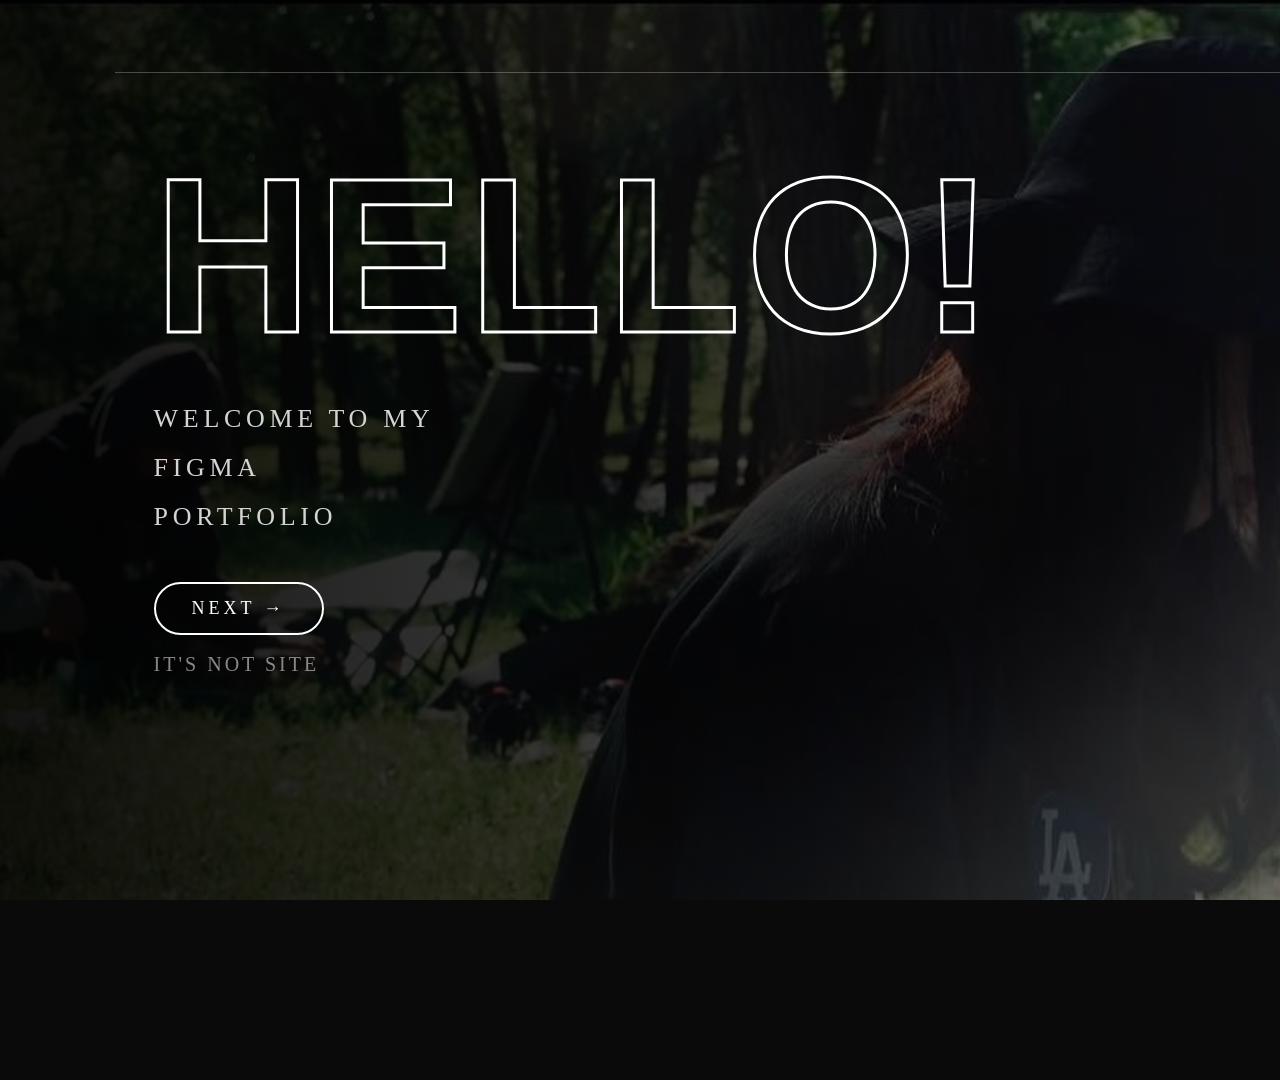
<file: index.html>
<!DOCTYPE html>
<html lang="mn">
<head>
  <meta charset="UTF-8" />
  <meta name="viewport" content="width=device-width, initial-scale=1.0"/>
  <title>Figma Portfolio</title> <link rel="stylesheet" href="./index.css" /> 
</head>
<body>
  <div class="hero">
    <div class="bg-image"></div>
    <div class="overlay"></div>
    <div class="top-line"></div>
    <div class="content">
      <h1 class="hello-title">HELLO!</h1>

      <p class="subtitle">
        Welcome To My<br/>
        Figma<br/>
        Portfolio
      </p>

      <div class="cta-group">
    
<a href="page2.html" class="next-btn">NEXT →</a>
        <span class="tagline">It's Not Site</span>
      </div>
    </div>

  </div>

</body>
</html>
</file>
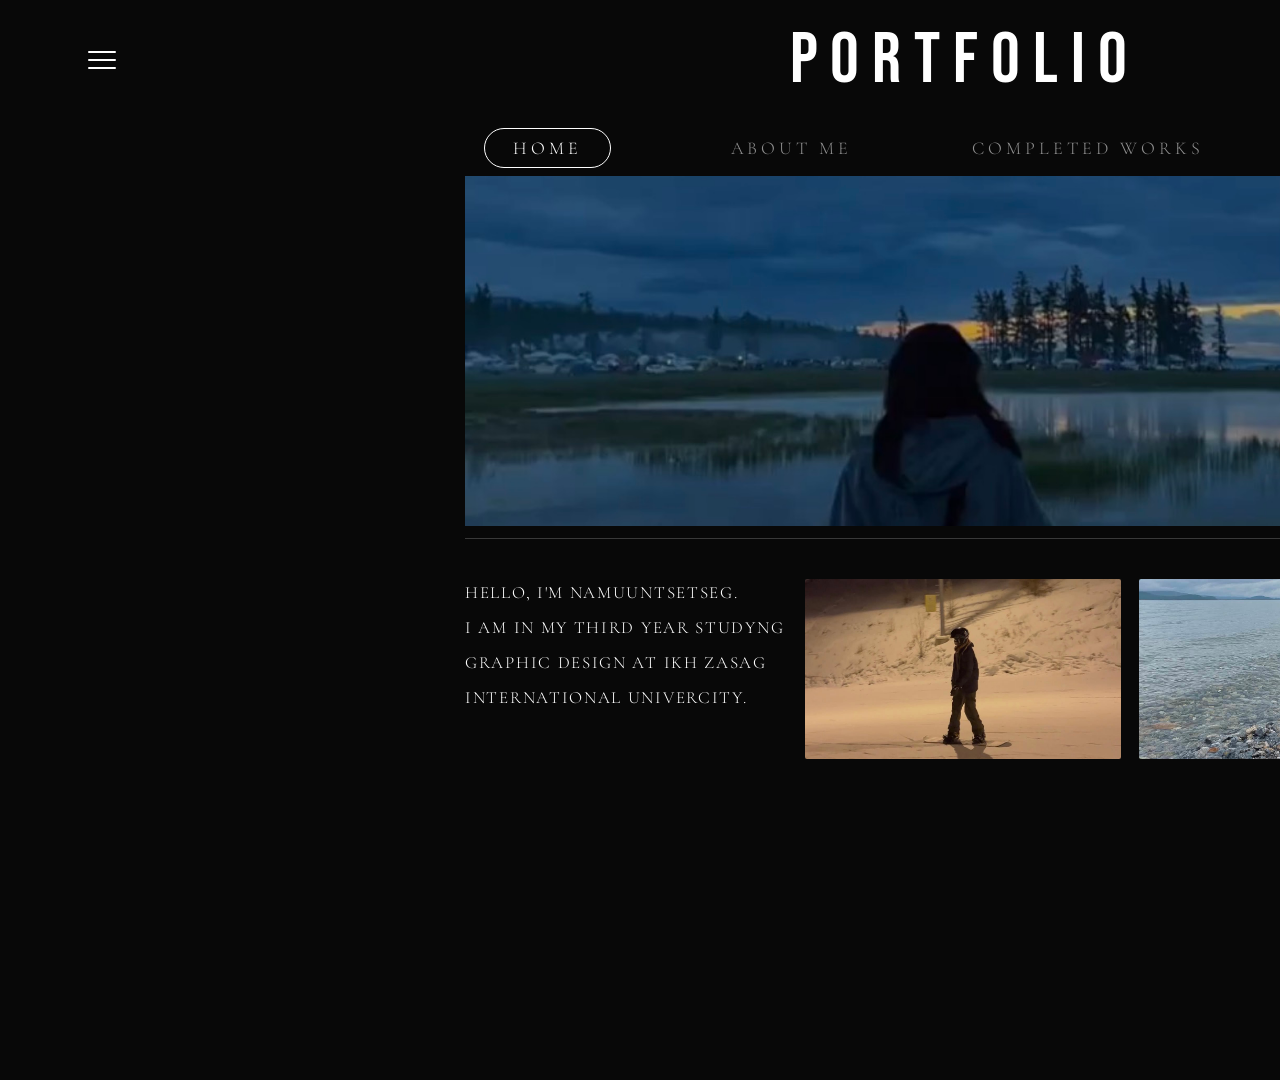
<file: page2.html>
<!DOCTYPE html>
<html lang="mn">
<head>
  <meta charset="UTF-8" />
  <meta name="viewport" content="width=device-width, initial-scale=1.0"/>
  <title>Portfolio</title>
  <link rel="stylesheet" href="page2.css" />
  <link href="https://fonts.googleapis.com/css2?family=Bebas+Neue
    &family=Cormorant+Garamond:wght@300;400&display=swap"
    rel="stylesheet"/>
</head>
<body>

  <div class="page">
    <nav class="navbar">
      <button class="nav-icon menu-icon" aria-label="Menu">
        <span></span>
        <span></span>
        <span></span>
      </button>

      <h1 class="nav-title">PORTFOLIO</h1>

      <a href="./index.html" class="nav-icon exit-icon">→</a>
    </nav>
    <div class="nav-links">
      <a href="#" class="nav-link active">HOME</a>
      <a href="page3.html" class="nav-link">ABOUT ME</a>
      <a href="page4.html" class="nav-link">COMPLETED WORKS</a>
      <a href="page5.html" class="nav-link">CONTACT</a>
    </div>
    <div class="hero-image">
      <img src="./image/pag2 land.jpg" alt="Hero landscape" />
    </div>
    <div class="divider"></div>
    <div class="bottom-section">

      <div class="bio">
        <p>HELLO, I'M NAMUUNTSETSEG.</p>
        <p>I AM IN MY THIRD YEAR STUDYNG</p>
        <p>GRAPHIC DESIGN AT IKH ZASAG</p>
        <p>INTERNATIONAL UNIVERCITY.</p>
      </div>

      <div class="gallery">
        <div class="gallery-item">
          <img src="./image/03.jpg" alt="Gallery image 1" />
        </div>
        <div class="gallery-item">
          <img src="./image/02.jpg" alt="Gallery image 2" />
        </div>
      </div>

    </div>
  </div>

</body>
</html>
</file>
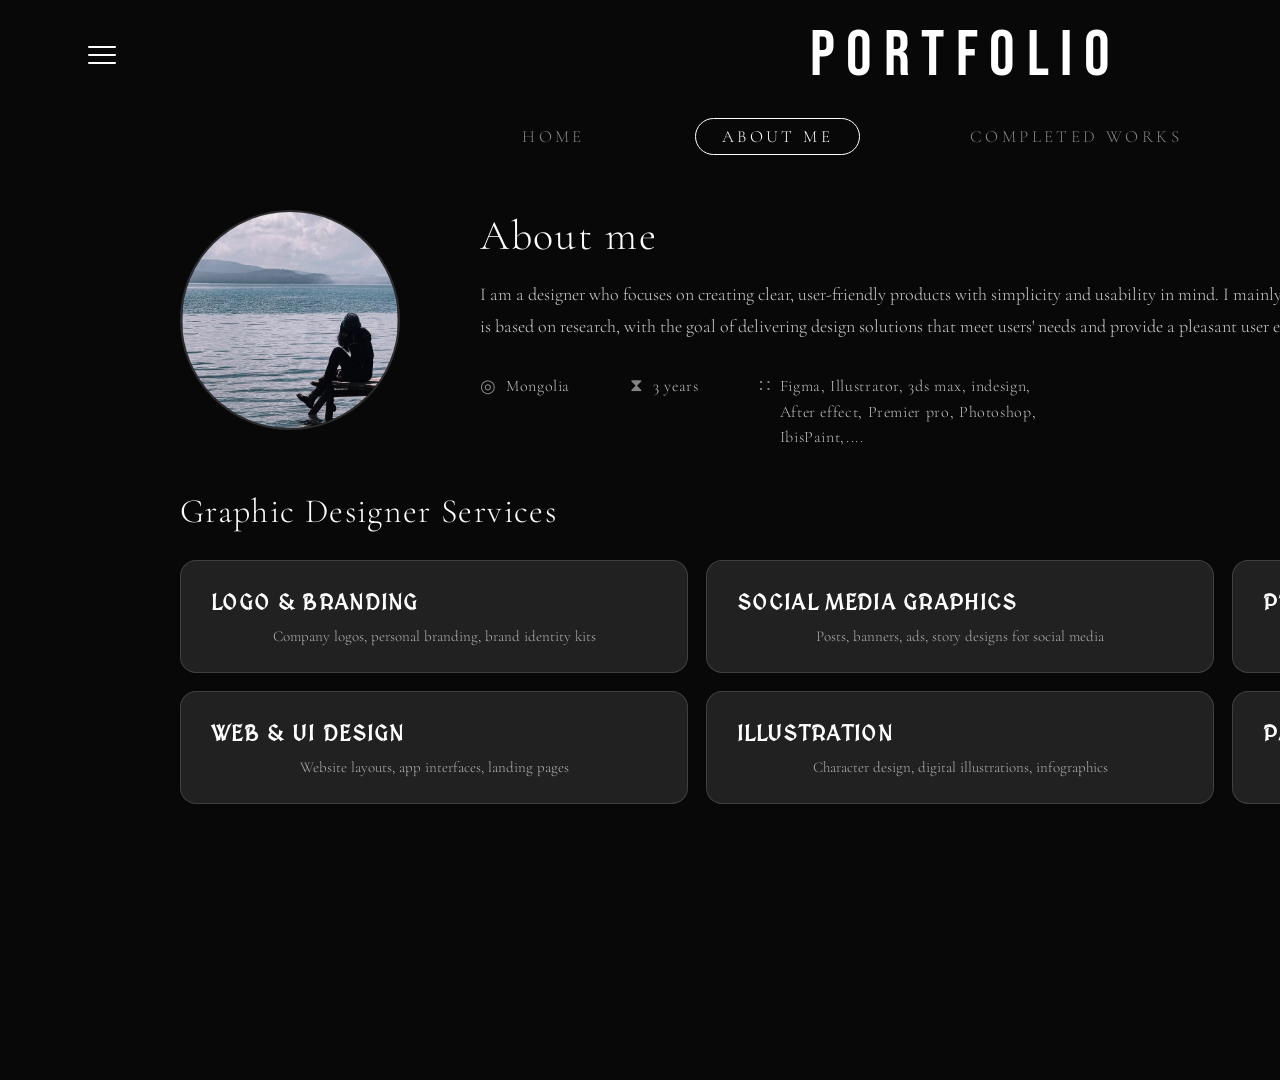
<file: page3.html>
<!DOCTYPE html>
<html lang="mn">
<head>
  <meta charset="UTF-8" />
  <meta name="viewport" content="width=device-width, initial-scale=1.0"/>
  <title>Portfolio — About Me</title>
  <link rel="stylesheet" href="page3.css" />
  <link href="https://fonts.googleapis.com/css2?family=Bebas+Neue
    &family=Cormorant+Garamond:wght@300;400
    &family=MedievalSharp&display=swap"
    rel="stylesheet"/>
</head>
<body>
<div class="page">

  <nav class="navbar">
    <button class="nav-icon menu-icon">
      <span></span><span></span><span></span>
    </button>
    <h1 class="nav-title">PORTFOLIO</h1>
    <a href="./index.html" class="nav-icon exit-icon">→</a>
  </nav>

  <div class="nav-links">
    <a href="page2.html" class="nav-link">HOME</a>
    <a href="page3.html" class="nav-link active">ABOUT ME</a>
    <a href="page4.html" class="nav-link">COMPLETED WORKS</a>
    <a href="#"          class="nav-link">CONTACT</a>
  </div>

  <section class="about-section">
    <div class="profile-photo">
      <img src="./image/11.jpg" alt="Namuuntsetseg" />
    </div>

    <div class="bio-block">
      <h2 class="about-title">About me</h2>
      <p class="about-text">
        I am a designer who focuses on creating clear,
        user-friendly products with simplicity and usability
        in mind. I mainly work on design fields other than
        fashion design. My approach is based on research,
        with the goal of delivering design solutions that
        meet users' needs and provide a pleasant user experience.
      </p>
      <div class="meta-row">
        <div class="meta-item">
          <span class="meta-icon">◎</span>
          <span class="meta-text">Mongolia</span>
        </div>
        <div class="meta-item">
          <span class="meta-icon">⧗</span>
          <span class="meta-text">3 years</span>
        </div>
        <div class="meta-item">
          <span class="meta-icon">∷</span>
          <span class="meta-text">
            Figma, Illustrator, 3ds max, indesign,<br/>
            After effect, Premier pro, Photoshop,<br/>
            IbisPaint,....
          </span>
        </div>
      </div>
    </div>
  </section>

  <section class="services-section">
    <h2 class="services-title">Graphic Designer Services</h2>
    <div class="services-grid">
      <div class="service-card">
        <h3 class="card-title">LOGO & BRANDING</h3>
        <p class="card-desc">Company logos, personal branding, brand identity kits</p>
      </div>
      <div class="service-card">
        <h3 class="card-title">SOCIAL MEDIA GRAPHICS</h3>
        <p class="card-desc">Posts, banners, ads, story designs for social media</p>
      </div>
      <div class="service-card">
        <h3 class="card-title">PRINT DESIGN</h3>
        <p class="card-desc">Flyers, posters, brochures, business cards</p>
      </div>
      <div class="service-card">
        <h3 class="card-title">WEB & UI DESIGN</h3>
        <p class="card-desc">Website layouts, app interfaces, landing pages</p>
      </div>
      <div class="service-card">
        <h3 class="card-title">ILLUSTRATION</h3>
        <p class="card-desc">Character design, digital illustrations, infographics</p>
      </div>
      <div class="service-card">
        <h3 class="card-title">PACKAGING DESIGN</h3>
        <p class="card-desc">Product packaging, labels, custom designs</p>
      </div>
    </div>
  </section>

</div>
</body>
</html>
</file>
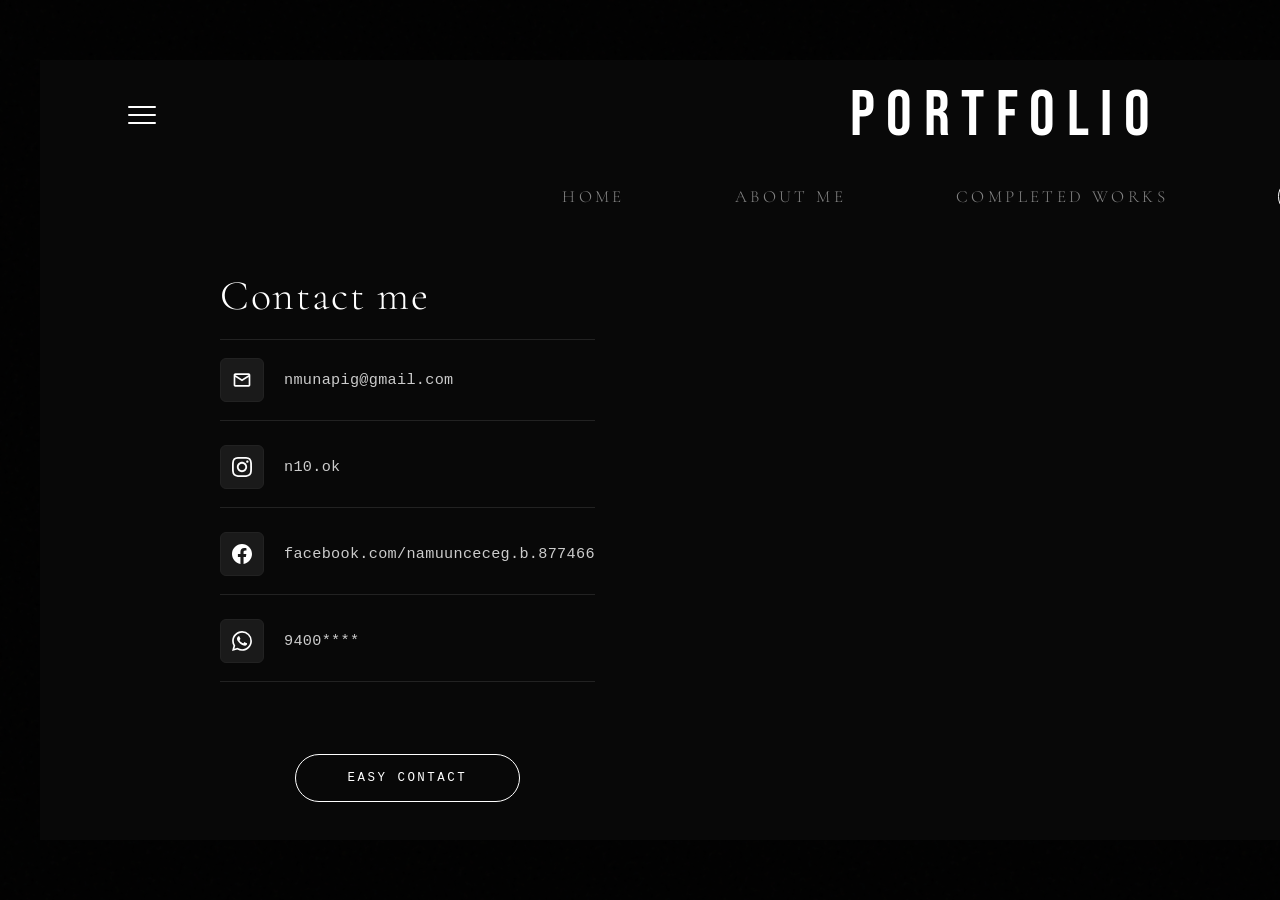
<file: page5.html>
<!DOCTYPE html>
<html lang="mn">
<head>
  <meta charset="UTF-8" />
  <meta name="viewport" content="width=device-width, initial-scale=1.0"/>
  <title>Portfolio — About Me</title>
  <link rel="stylesheet" href="./page5.css" />
  <link href="https://fonts.googleapis.com/css2?family=Bebas+Neue
    &family=Cormorant+Garamond:wght@300;400
    &family=MedievalSharp&display=swap"
    rel="stylesheet"/>
</head>
<body>
<div class="page">
    <nav class="navbar">
    <button class="nav-icon menu-icon">
      <span></span><span></span><span></span>
    </button>
    <h1 class="nav-title">PORTFOLIO</h1>
    <a href="./index.html" class="nav-icon exit-icon">→</a>
  </nav>
  <div class="nav-links">
    <a href="page2.html" class="nav-link">HOME</a>
    <a href="page3.html" class="nav-link ">ABOUT ME</a>
    <a href="page4.html" class="nav-link ">COMPLETED WORKS</a>
    <a href="page5.html"  class="nav-link active">CONTACT</a>
  </div>
  <section class="about-section">
    <div class="bio-block">
      <h2 class="about-title">Contact me</h2>
  <div class="container">
<title>Contact Me</title>
    <div class="contact-list">
      <a href="mailto:nmunapig@gmail.com" class="contact-item">
        <div class="icon-wrap">
          <svg viewBox="0 0 24 24" xmlns="http://www.w3.org/2000/svg">
            <path d="M20 4H4C2.9 4 2 4.9 2 6v12c0 1.1.9 2 2 2h16c1.1 0 2-.9 2-2V6c0-1.1-.9-2-2-2zm0 2-8 5-8-5h16zm0 12H4V8.5l8 5 8-5V18z"/>
          </svg>
        </div>
        <span class="contact-text">nmunapig@gmail.com</span>
      </a>
      <a href="https://instagram.com/n10.ok" target="_blank" class="contact-item">
        <div class="icon-wrap">
          <svg viewBox="0 0 24 24" xmlns="http://www.w3.org/2000/svg">
            <path d="M12 2.163c3.204 0 3.584.012 4.85.07 3.252.148 4.771 1.691 4.919 4.919.058 1.265.069 1.645.069 4.849 0 3.205-.012 3.584-.069 4.849-.149 3.225-1.664 4.771-4.919 4.919-1.266.058-1.644.07-4.85.07-3.204 0-3.584-.012-4.849-.07-3.26-.149-4.771-1.699-4.919-4.92-.058-1.265-.07-1.644-.07-4.849 0-3.204.013-3.583.07-4.849.149-3.227 1.664-4.771 4.919-4.919 1.266-.057 1.645-.069 4.849-.069zm0-2.163c-3.259 0-3.667.014-4.947.072-4.358.2-6.78 2.618-6.98 6.98-.059 1.281-.073 1.689-.073 4.948 0 3.259.014 3.668.072 4.948.2 4.358 2.618 6.78 6.98 6.98 1.281.058 1.689.072 4.948.072 3.259 0 3.668-.014 4.948-.072 4.354-.2 6.782-2.618 6.979-6.98.059-1.28.073-1.689.073-4.948 0-3.259-.014-3.667-.072-4.947-.196-4.354-2.617-6.78-6.979-6.98-1.281-.059-1.69-.073-4.949-.073zm0 5.838c-3.403 0-6.162 2.759-6.162 6.162s2.759 6.163 6.162 6.163 6.162-2.759 6.162-6.163c0-3.403-2.759-6.162-6.162-6.162zm0 10.162c-2.209 0-4-1.79-4-4 0-2.209 1.791-4 4-4s4 1.791 4 4c0 2.21-1.791 4-4 4zm6.406-11.845c-.796 0-1.441.645-1.441 1.44s.645 1.44 1.441 1.44c.795 0 1.439-.645 1.439-1.44s-.644-1.44-1.439-1.44z"/>
          </svg>
        </div>
        <span class="contact-text">n10.ok</span>
      </a>
      <a href="https://www.facebook.com/namuunceceg.b.877466" target="_blank" class="contact-item">
        <div class="icon-wrap">
          <svg viewBox="0 0 24 24" xmlns="http://www.w3.org/2000/svg">
            <path d="M24 12.073c0-6.627-5.373-12-12-12s-12 5.373-12 12c0 5.99 4.388 10.954 10.125 11.854v-8.385H7.078v-3.47h3.047V9.43c0-3.007 1.792-4.669 4.533-4.669 1.312 0 2.686.235 2.686.235v2.953H15.83c-1.491 0-1.956.925-1.956 1.874v2.25h3.328l-.532 3.47h-2.796v8.385C19.612 23.027 24 18.062 24 12.073z"/>
          </svg>
        </div>
        <span class="contact-text">facebook.com/namuunceceg.b.877466</span>
      </a>
      <a href="https://wa.me/9769400" class="contact-item">
        <div class="icon-wrap">
          <svg viewBox="0 0 24 24" xmlns="http://www.w3.org/2000/svg">
            <path d="M17.472 14.382c-.297-.149-1.758-.867-2.03-.967-.273-.099-.471-.148-.67.15-.197.297-.767.966-.94 1.164-.173.199-.347.223-.644.075-.297-.15-1.255-.463-2.39-1.475-.883-.788-1.48-1.761-1.653-2.059-.173-.297-.018-.458.13-.606.134-.133.298-.347.446-.52.149-.174.198-.298.298-.497.099-.198.05-.371-.025-.52-.075-.149-.669-1.612-.916-2.207-.242-.579-.487-.5-.669-.51-.173-.008-.371-.01-.57-.01-.198 0-.52.074-.792.372-.272.297-1.04 1.016-1.04 2.479 0 1.462 1.065 2.875 1.213 3.074.149.198 2.096 3.2 5.077 4.487.709.306 1.262.489 1.694.625.712.227 1.36.195 1.871.118.571-.085 1.758-.719 2.006-1.413.248-.694.248-1.289.173-1.413-.074-.124-.272-.198-.57-.347m-5.421 7.403h-.004a9.87 9.87 0 01-5.031-1.378l-.361-.214-3.741.982.998-3.648-.235-.374a9.86 9.86 0 01-1.51-5.26c.001-5.45 4.436-9.884 9.888-9.884 2.64 0 5.122 1.03 6.988 2.898a9.825 9.825 0 012.893 6.994c-.003 5.45-4.437 9.884-9.885 9.884m8.413-18.297A11.815 11.815 0 0012.05 0C5.495 0 .16 5.335.157 11.892c0 2.096.547 4.142 1.588 5.945L.057 24l6.305-1.654a11.882 11.882 0 005.683 1.448h.005c6.554 0 11.89-5.335 11.893-11.893a11.821 11.821 0 00-3.48-8.413z"/>
          </svg>
        </div>
        <span class="contact-text">9400****</span>
      </a>
    </div>
<a href="mailto:nmunapig@gmail.com" class="easy-contact">Easy Contact</a>
  </section>
  
</div>
</body>
</html>
</file>
<file: index.css>
:root {
  --black:        #0a0a0a;
  --white:        #ffffff;
  --gray-light:   #d4d4d4;
  --gray-mid:     #888888;
  --font-display: 'Bebas Neue', sans-serif;
  --font-body:    'Cormorant Garamond', serif;
}
*, *::before, *::after {
  margin: 0;
  padding: 0;
  box-sizing: border-box;
}

html, body {
  width:      100%;
  height:     100%;
  background: var(--black);
  overflow:   hidden;
}
.hero {
  position: relative;
  width:    1920px;
  height:   1080px;
  display:  flex;
  align-items: flex-start;
  overflow: hidden;
  background-image: url(page\ 1.jpg);
  background-size: cover;
}
.bg-image {
  animation: subtle-zoom 12s ease-in-out infinite alternate;
}

@keyframes subtle-zoom {
  from { transform: scale(1);    }
  to   { transform: scale(1.04); }
}
.overlay {
  position:   absolute;
  inset:      0;
  background: linear-gradient(
    to right,
    rgba(0,0,0,0.92)  0%,
    rgba(0,0,0,0.70) 45%,
    rgba(0,0,0,0.10) 100%
  );
  z-index: 1;
}
.top-line {
  position:         absolute;
  top:              72px;
  left:             6%;
  right:            6%;
  height:           1px;
  background:       rgba(255,255,255,0.25);
  z-index:          2;
  transform:        scaleX(0);
  transform-origin: left;
  animation: line-in 1s ease forwards 0.3s;
}

@keyframes line-in {
  to { transform: scaleX(1); }
}
.content {
  position:       relative;
  z-index:        3;
  padding:        160px 8%;
  display:        flex;
  flex-direction: column;
  gap:            40px;
}
.hello-title {
  font-family:        var(--font-display);
  font-size:          220px;
  line-height:        0.88;
  letter-spacing:     0.02em;
  -webkit-text-stroke: 3px var(--white);
  color:              transparent;
  opacity:            0;
  transform:          translateY(30px);
  animation: fade-up 0.8s ease forwards 0.5s;
}
.subtitle {
  font-family:    var(--font-body);
  font-size:      26px;
  font-weight:    300;
  color:          var(--gray-light);
  letter-spacing: 0.18em;
  text-transform: uppercase;
  line-height:    1.9;
  opacity:        0;
  transform:      translateY(20px);
  animation: fade-up 0.8s ease forwards 0.8s;
}
.cta-group {
  display:        flex;
  flex-direction: column;
  gap:            18px;
  opacity:        0;
  transform:      translateY(20px);
  animation: fade-up 0.8s ease forwards 1.1s;
}
.next-btn {
  display:         inline-flex;
  align-items:     center;
  justify-content: center;
  width:           fit-content;
  padding:         14px 36px;
  border:          2px solid var(--white);
  border-radius:   50px;
  font-family:     var(--font-body);
  font-size:       18px;
  letter-spacing:  0.22em;
  text-transform:  uppercase;
  color:           var(--white);
  text-decoration: none;
  transition:      background .3s, color .3s, transform .2s;
}
.next-btn:hover {
  background: var(--white);
  color:      var(--black);
  transform:  translateX(6px);
}
.tagline {
  font-family:    var(--font-body);
  font-size:      20px;
  font-weight:    300;
  color:          var(--gray-mid);
  letter-spacing: 0.15em;
  text-transform: uppercase;
}
@keyframes fade-up {
  to {
    opacity:   1;
    transform: translateY(0);
  }
}
</file>
<file: page2.css>
:root {
  --black:        #080808;
  --white:        #ffffff;
  --gray-dim:     rgba(255, 255, 255, 0.55);
  --font-display: 'Bebas Neue', sans-serif;
  --font-body:    'Cormorant Garamond', serif;
}
*, *::before, *::after {
  margin:     0;
  padding:    0;
  box-sizing: border-box;
}

html, body {
  width:      100%;
  height:     100%;
  background: var(--black);
  overflow:   hidden;
}
.page {
  position:       relative;
  width:          1920px;
  height:         1080px;
  background:     var(--black);
  display:        flex;
  flex-direction: column;
}
.navbar {
  display:         flex;
  align-items:     center;
  justify-content: space-between;
  padding:         0 80px;
  height:          120px;
  flex-shrink:     0;
}

.nav-icon {
  background:     transparent;
  border:         none;
  cursor:         pointer;
  color:          var(--white);
  display:        flex;
  flex-direction: column;
  gap:            6px;
  padding:        8px;
}

.menu-icon span {
  display:       block;
  width:         28px;
  height:        2px;
  background:    var(--white);
  border-radius: 2px;
}

.exit-icon {
  font-size:      26px;
  color:          var(--white);
  font-family:    var(--font-body);
  letter-spacing: .05em;
}

.nav-title {
  font-family:    var(--font-display);
  font-size:      72px;
  font-weight:    400;
  color:          var(--white);
  letter-spacing: .18em;
  opacity:        0;
  animation:      fadeIn .8s ease forwards .2s;
}
.nav-links {
  display:         flex;
  align-items:     center;
  justify-content: center;
  gap:             120px;
  height:          56px;
  flex-shrink:     0;
}

.nav-link {
  font-family:     var(--font-body);
  font-size:       18px;
  font-weight:     300;
  letter-spacing:  .22em;
  text-transform:  uppercase;
  text-decoration: none;
  color:           var(--gray-dim);
  padding:         8px 0;
  transition:      color .25s;
}

.nav-link:hover {
  color: var(--white);
}
.nav-link.active {
  color:         var(--white);
  border:        1.5px solid var(--white);
  border-radius: 50px;
  padding:       8px 28px;
}
.hero-image {
  margin:      0 auto;
  width:       990px;
  height:      350px;
  overflow:    hidden;
  flex-shrink: 0;
  opacity:     0;
  animation:   fadeIn .9s ease forwards .5s;
}
.hero-image img {
  width:            100%;
  height:           100%;
  object-fit:       cover;
  object-position:  center center;
  display:          block;
}
.divider {
  width:       990px;
  height:      1px;
  margin:      12px auto 0;
  background:  rgba(255, 255, 255, 0.2);
  flex-shrink: 0;
}
.bottom-section {
  display:     flex;
  align-items: flex-start;
  width:       990px;
  margin:      0 auto;
  padding-top: 40px;
  flex:        1;
}
.bio {
  flex:           0 0 340px;
  display:        flex;
  flex-direction: column;
  gap:            6px;
  opacity:        0;
  animation:      fadeUp .7s ease forwards .8s;
}

.bio p {
  font-family:    var(--font-body);
  font-size:      17px;
  font-weight:    300;
  color:          var(--white);
  letter-spacing: .1em;
  text-transform: uppercase;
  line-height:    1.7;
}
.gallery {
  display:   flex;
  gap:       18px;
  flex:      1;
  opacity:   0;
  animation: fadeUp .7s ease forwards 1s;
}

.gallery-item {
  flex:          1;
  height:        180px;
  overflow:      hidden;
  border-radius: 2px;
}

.gallery-item img {
  width:      100%;
  height:     100%;
  object-fit: cover;
  display:    block;
  transition: transform .5s ease;
}

.gallery-item:hover img {
  transform: scale(1.04);
}
@keyframes fadeIn {
  to { opacity: 1; }
}

@keyframes fadeUp {
  from { opacity: 0; transform: translateY(16px); }
  to   { opacity: 1; transform: translateY(0); }
}
</file>
<file: page3.css>
:root {
  --black:        #080808;
  --white:        #ffffff;
  --gray-dim:     rgba(255, 255, 255, 0.50);
  --card-bg:      rgba(255, 255, 255, 0.10);
  --card-border:  rgba(255, 255, 255, 0.14);
  --font-display: 'Bebas Neue', sans-serif;
  --font-body:    'Cormorant Garamond', serif;
  --font-gothic:  'MedievalSharp', 'Palatino Linotype', serif;
}

/* ── Reset ── */
*, *::before, *::after {
  margin: 0; 
  padding: 0; 
  box-sizing: border-box;
}

html, body {
  width: 100%; 
  height: 100%;
  background: var(--black); 
  overflow: hidden;
}

/* ── Page ── */
.page {
  position: relative;
  width: 1920px; 
  height: 1080px;
  background: var(--black);
  display: flex; 
  flex-direction: column;
  overflow: hidden;
}

/* ── Navbar ── */
.navbar {
  display: flex; 
  align-items: center;
  justify-content: space-between;
  padding: 0 80px; 
  height: 110px; 
  flex-shrink: 0;
}

.nav-icon {
  background: transparent; 
  border: none;
  cursor: pointer; 
  display: flex;
  flex-direction: column; 
  gap: 6px;
  padding: 8px; 
  text-decoration: none;
}

.menu-icon span {
  display: block; 
  width: 28px; 
  height: 2px;
  background: var(--white); 
  border-radius: 2px;
}

.exit-icon {
  font-size: 26px; color: var(--white);
  font-family: var(--font-body);
}

.nav-title {
  font-family: var(--font-display);
  font-size: 64px; 
  font-weight: 400;
  color: var(--white); 
  letter-spacing: .18em;
  opacity: 0;
  animation: fadeIn .7s ease forwards .1s;
}

/* ── Nav Links ── */
.nav-links {
  display: flex; 
  align-items: center;
  justify-content: center; 
  gap: 110px;
  height: 52px; flex-shrink: 0;
}

.nav-link {
  font-family: var(--font-body);
  font-size: 17px; 
  font-weight: 300;
  letter-spacing: .2em; 
  text-transform: uppercase;
  text-decoration: none; 
  color: var(--gray-dim);
  padding: 7px 0; transition: color .25s;
}

.nav-link:hover { color: var(--white); }

.nav-link.active {
  color: var(--white);
  border: 1.5px solid var(--white);
  border-radius: 50px; 
  padding: 7px 26px;
}

/* ── About Section ── */
.about-section {
  display: flex; 
  align-items: flex-start;
  gap: 80px; 
  padding: 48px 200px 40px 180px;
  flex-shrink: 0;
  opacity: 0;
  animation: fadeUp .8s ease forwards .3s;
}

.profile-photo {
  width: 220px; 
  height: 220px;
  border-radius: 50%; 
  overflow: hidden;
  flex-shrink: 0;
  border: 2px solid rgba(255,255,255,0.15);
}

.profile-photo img {
  width: 100%; height: 100%;
  object-fit: cover; display: block;
  filter: grayscale(30%);
}

.about-title {
  font-family: var(--font-body);
  font-size: 42px; 
  font-weight: 300;
  color: var(--white); 
  letter-spacing: .04em;
  margin-bottom: 18px;
}

.about-text {
  font-family: var(--font-body);
  font-size: 18px; 
  font-weight: 300;
  color: rgba(255,255,255,0.80);
  line-height: 1.75; 
  margin-bottom: 32px;
}

.meta-row {
  display: flex; 
  align-items: flex-start; 
  gap: 60px;
}

.meta-item {
  display: flex; 
  align-items: flex-start; 
  gap: 10px;
}

.meta-icon {
  font-size: 18px; 
  color: var(--gray-dim);
  flex-shrink: 0; 
  margin-top: 1px;
}

.meta-text {
  font-family: var(--font-body);
  font-size: 16px; 
  font-weight: 300;
  color: rgba(255,255,255,0.75);
  line-height: 1.6; 
  letter-spacing: .04em;
}

/* ── Services Section ── */
.services-section {
  padding: 0 180px; 
  flex: 1;
  opacity: 0;
  animation: fadeUp .8s ease forwards .55s;
}

.services-title {
  font-family: var(--font-body);
  font-size: 34px; 
  font-weight: 300;
  color: var(--white); 
  letter-spacing: .04em;
  margin-bottom: 28px;
}

.services-grid {
  display: grid;
  grid-template-columns: repeat(3, 1fr);
  gap: 18px;
}

.service-card {
  background: var(--card-bg);
  border: 1px solid var(--card-border);
  border-radius: 16px;
  padding: 28px 30px 24px;
  transition: background .3s, transform .25s;
}

.service-card:hover {
  background: rgba(255,255,255,0.15);
  transform: translateY(-3px);
}

.card-title {
  font-family: var(--font-gothic);
  font-size: 22px; 
  font-weight: 700;
  color: var(--white); 
  letter-spacing: .06em;
  margin-bottom: 10px;
}

.card-desc {
  font-family: var(--font-body);
  font-size: 15px; font-weight: 300;
  color: rgba(255,255,255,0.65);
  line-height: 1.55; text-align: center;
}

/* ── Animations ── */
@keyframes fadeIn { to { opacity: 1; } }

@keyframes fadeUp {
  from { opacity: 0; transform: translateY(20px); }
  to   { opacity: 1; transform: translateY(0); }
}
</file>
<file: page5.css>
:root {
  --black:        #080808;
  --white:        #ffffff;
  --gray-dim:     rgba(255, 255, 255, 0.50);
  --card-bg:      rgba(255, 255, 255, 0.10);
  --card-border:  rgba(255, 255, 255, 0.14);
  --font-display: 'Bebas Neue', sans-serif;
  --font-body:    'Cormorant Garamond', serif;
  --font-gothic:  'MedievalSharp', 'Palatino Linotype', serif;
}
*, *::before, *::after {
  margin: 0; padding: 0; box-sizing: border-box;
}

html, body {
  width: 100%; height: 100%;
  background: var(--black); overflow: hidden;
}
.page {
  position: relative;
  width: 1920px; 
  height: 1080px;
  background: var(--black);
  display: flex; 
  flex-direction: column;
  overflow: hidden;
}
.navbar {
  display: flex; 
  align-items: center;
  justify-content: space-between;
  padding: 0 80px; 
  height: 110px; 
  flex-shrink: 0;
}

.nav-icon {
  background: transparent; 
  border: none;
  cursor: pointer; 
  display: flex;
  flex-direction: column; 
  gap: 6px;
  padding: 8px; 
  text-decoration: none;
}

.menu-icon span {
  display: block; 
  width: 28px; 
  height: 2px;
  background: var(--white); 
  border-radius: 2px;
}

.exit-icon {
  font-size: 26px; 
  color: var(--white);
  font-family: var(--font-body);
}

.nav-title {
  font-family: var(--font-display);
  font-size: 64px; 
  font-weight: 400;
  color: var(--white); 
  letter-spacing: .18em;
  opacity: 0;
  animation: fadeIn .7s ease forwards .1s;
}
.nav-links {
  display: flex; 
  align-items: center;
  justify-content: center; 
  gap: 110px;
  height: 52px; 
  flex-shrink: 0;
}
.nav-link {
  font-family: var(--font-body);
  font-size: 17px; 
  font-weight: 300;
  letter-spacing: .2em; 
  text-transform: uppercase;
  text-decoration: none; 
  color: var(--gray-dim);
  padding: 7px 0; transition: color .25s;
}
.nav-link:hover { color: var(--white); }
.nav-link.active {
  color: var(--white);
  border: 1.5px solid var(--white);
  border-radius: 50px; 
  padding: 7px 26px;
}
.about-section {
  display: flex; 
  align-items: flex-start;
  gap: 80px; 
  padding: 48px 200px 40px 180px;
  flex-shrink: 0;
  opacity: 0;
  animation: fadeUp .8s ease forwards .3s;
}
.about-title {
  font-family: var(--font-body);
  font-size: 42px; 
  font-weight: 300;
  color: var(--white); 
  letter-spacing: .04em;
  margin-bottom: 18px;
}
.about-text {
 font-family: var(--font-gothic);
  font-size: 22px; 
  font-weight: 700;
  color: var(--white); 
  letter-spacing: .06em;
  margin-bottom: 10px;
}
:root {
      --bg: #000;
      --fg: #fff;
      --accent: #fff;
      --muted: #555;
      --border: #222;
      --icon-bg: #1a1a1a;
}
*, *::before, *::after {
      box-sizing: border-box;
      margin: 0;
      padding: 0;
}
body {
      background: var(--bg);
      color: var(--fg);
      font-family: 'Space Mono', monospace;
      min-height: 100vh;
      display: flex;
      flex-direction: column;
      justify-content: center;
      padding: 60px 40px;
      overflow-x: hidden;
}
body::before {
      content: '';
      position: fixed;
      inset: 0;
      background-image: url("data:image/svg+xml,%3Csvg viewBox='0 0 200 200' xmlns='http://www.w3.org/2000/svg'%3E%3Cfilter id='noise'%3E%3CfeTurbulence type='fractalNoise' baseFrequency='0.85' numOctaves='4' stitchTiles='stitch'/%3E%3C/filter%3E%3Crect width='100%25' height='100%25' filter='url(%23noise)' opacity='0.04'/%3E%3C/svg%3E");
      pointer-events: none;
      z-index: 0;
      opacity: 0.5;
}
.container {
      max-width: 700px;
      width: 100%;
      position: relative;
      z-index: 1;
}
.title {
      font-family: 'Unbounded', sans-serif;
      font-size: clamp(2rem, 5vw, 3.2rem);
      font-weight: 900;
      letter-spacing: 0.08em;
      text-transform: uppercase;
      margin-bottom: 52px;
      opacity: 0;
      animation: fadeUp 0.6s ease forwards 0.1s;
}
.contact-list {
      display: flex;
      flex-direction: column;
      gap: 6px;
      margin-bottom: 72px;
}
.contact-item {
      display: flex;
      align-items: center;
      gap: 20px;
      padding: 18px 0;
      border-bottom: 1px solid var(--border);
      opacity: 0;
      animation: fadeUp 0.5s ease forwards;
      text-decoration: none;
      color: var(--fg);
      position: relative;
      transition: padding-left 0.3s ease;
}
.contact-item:nth-child(1) { animation-delay: 0.25s; }
.contact-item:nth-child(2) { animation-delay: 0.35s; }
.contact-item:nth-child(3) { animation-delay: 0.45s; }
.contact-item:nth-child(4) { animation-delay: 0.55s; }
.contact-item:first-child {
      border-top: 1px solid var(--border);
}
.contact-item:hover {
      padding-left: 10px;
}
.contact-item:hover .icon-wrap {
      background: var(--fg);
}
.contact-item:hover .icon-wrap svg {
      fill: var(--bg);
}
.icon-wrap {
      width: 44px;
      height: 44px;
      background: var(--icon-bg);
      border: 1px solid var(--border);
      border-radius: 6px;
      display: flex;
      align-items: center;
      justify-content: center;
      flex-shrink: 0;
      transition: background 0.3s ease;
}
.icon-wrap svg {
      width: 20px;
      height: 20px;
      fill: var(--fg);
      transition: fill 0.3s ease;
}
.contact-text {
      font-family: 'Space Mono', monospace;
      font-size: clamp(0.78rem, 2vw, 0.95rem);
      letter-spacing: 0.02em;
      color: #ccc;
      word-break: break-all;
      transition: color 0.3s ease;
}
.contact-item:hover .contact-text {
      color: var(--fg);
}
.contact-item::after {
      content: '→';
      position: absolute;
      right: 0;
      font-size: 0.9rem;
      color: var(--muted);
      opacity: 0;
      transform: translateX(-8px);
      transition: opacity 0.3s ease, transform 0.3s ease;
}
.contact-item:hover::after {
      opacity: 1;
      transform: translateX(0);
}
.easy-contact {
      display: block;
      width: fit-content;
      margin: 0 auto;
      padding: 16px 52px;
      border: 1.5px solid var(--fg);
      border-radius: 100px;
      font-family: 'Space Mono', monospace;
      font-size: 0.78rem;
      letter-spacing: 0.2em;
      text-transform: uppercase;
      color: var(--fg);
      text-decoration: none;
      background: transparent;
      cursor: pointer;
      position: relative;
      overflow: hidden;
      opacity: 0;
      animation: fadeUp 0.6s ease forwards 0.85s;
      transition: color 0.35s ease;
}

.easy-contact::before {
      content: '';
      position: absolute;
      inset: 0;
      background: var(--fg);
      transform: translateY(100%);
      transition: transform 0.35s cubic-bezier(0.65, 0, 0.35, 1);
      z-index: -1;
}

.easy-contact:hover {
      color: var(--bg);
}
.easy-contact:hover::before {
      transform: translateY(0);
}
@keyframes fadeUp {
      from {
        opacity: 0;
        transform: translateY(20px);
      }
      to {
        opacity: 1;
        transform: translateY(0);
      }
    }
  
@keyframes fadeIn { to { opacity: 1; } }
@keyframes fadeUp {
  from { opacity: 0; transform: translateY(20px); }
  to   { opacity: 1; transform: translateY(0); }
}
</file>
